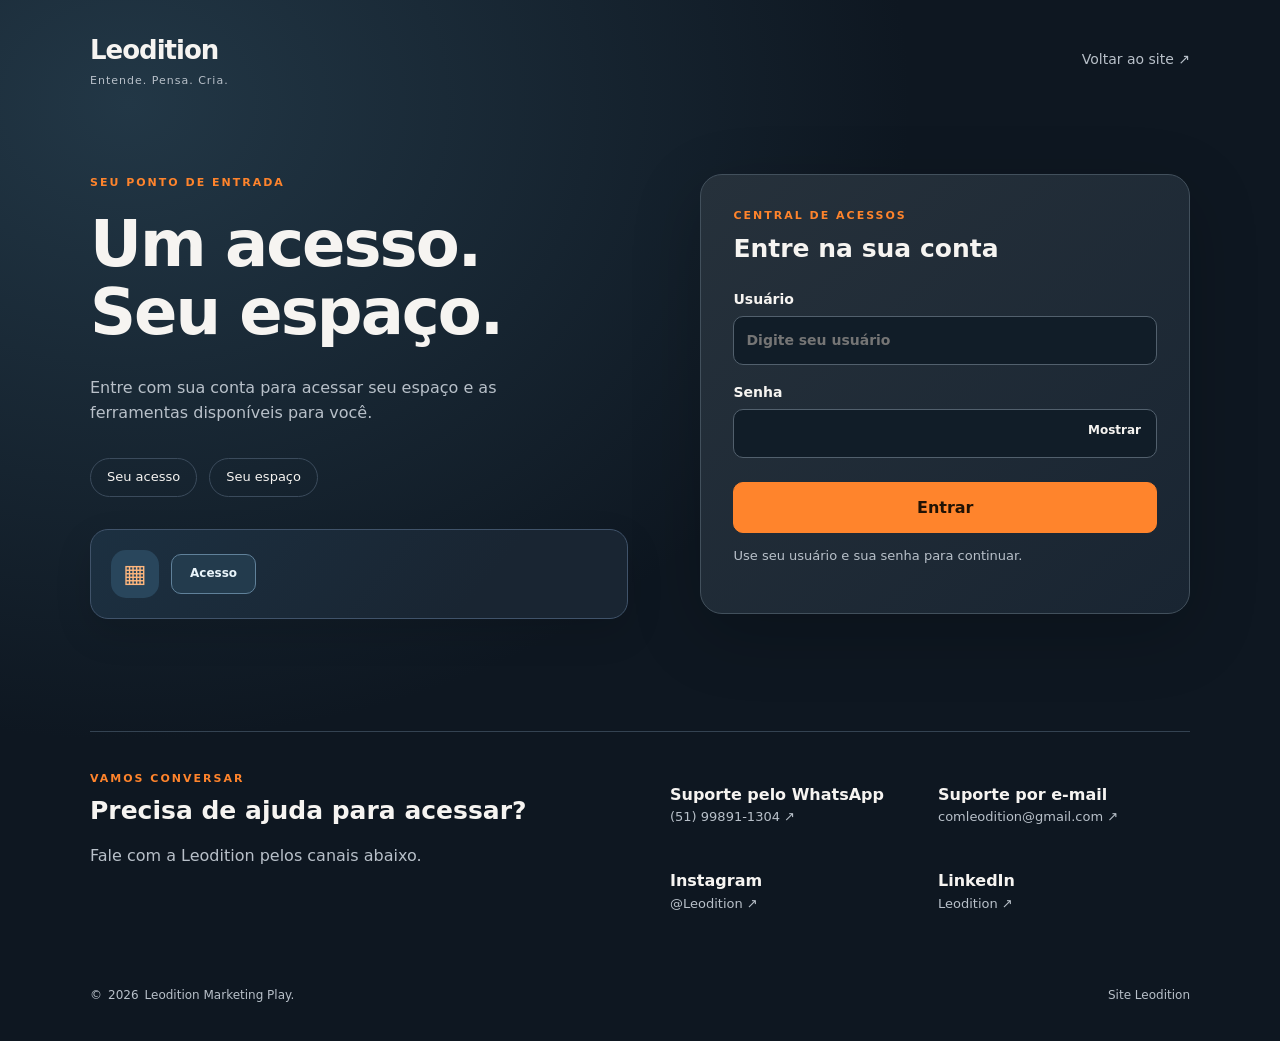
<file: index.html>
<!doctype html><html lang="pt-BR"><head><meta charset="utf-8"><meta name="viewport" content="width=device-width,initial-scale=1"><meta name="referrer" content="no-referrer"><meta name="description" content="Acesse sua conta Leodition e entre no seu espaço."><title>Central de acessos · Leodition</title><link rel="stylesheet" href="style.css"><link rel="stylesheet" href="admin.css"></head><body><header><a class="brand" href="https://leodition.com.br/">Leodition<span>Entende. Pensa. Cria.</span></a><a href="https://leodition.com.br/">Voltar ao site ↗</a></header><main><section class="intro"><p class="eyebrow">SEU PONTO DE ENTRADA</p><h1>Um acesso.<br>Seu espaço.</h1><p>Entre com sua conta para acessar seu espaço e as ferramentas disponíveis para você.</p><div class="system-preview"><span>Seu acesso</span><span>Seu espaço</span></div><section id="productEnquadrilhos" class="product-promo" aria-label="Enquadrilhos"><div class="product-entry"><span class="product-mark-icon" role="img" aria-label="Ícone do Enquadrilhos">▦</span><a class="product-access" href="enquadrilhos.html">Acesso</a></div></section></section><section class="access-panel" aria-label="Acesso aos sistemas"><form id="loginForm" method="post"><p class="eyebrow">CENTRAL DE ACESSOS</p><h2>Entre na sua conta</h2><label>Usuário<input id="username" name="username" type="text" autocomplete="username" autocapitalize="characters" spellcheck="false" maxlength="60" required placeholder="Digite seu usuário"></label><label>Senha<div class="password-field"><input id="password" name="password" type="password" autocomplete="current-password" required maxlength="128"><button id="showPassword" type="button" aria-label="Mostrar senha">Mostrar</button></div></label><button type="submit" class="primary" id="submitLogin">Entrar</button><p class="hint">Use seu usuário e sua senha para continuar.</p></form><section id="account" hidden><p class="eyebrow">SEU ACESSO</p><h2 id="accountName"></h2><p id="accountDetails" class="hint"></p><div id="services" class="services"></div><button type="button" id="switchAccount" class="secondary">Trocar conta / Sair</button></section><p id="status" role="status" aria-live="polite"></p><button id="retry" type="button" class="secondary" hidden>Tentar novamente</button></section><section class="contacts" id="contatos"><div><p class="eyebrow">VAMOS CONVERSAR</p><h2>Precisa de ajuda para acessar?</h2><p>Fale com a Leodition pelos canais abaixo.</p></div><div class="contact-links"><a href="https://wa.me/5551998911304" target="_blank" rel="noopener"><strong>Suporte pelo WhatsApp</strong><span>(51) 99891-1304 ↗</span></a><a href="mailto:comleodition@gmail.com"><strong>Suporte por e-mail</strong><span>comleodition@gmail.com ↗</span></a><a href="https://www.instagram.com/leodition/" target="_blank" rel="noopener"><strong>Instagram</strong><span>@Leodition ↗</span></a><a href="https://www.linkedin.com/company/leodition" target="_blank" rel="noopener"><strong>LinkedIn</strong><span>Leodition ↗</span></a></div></section></main><footer>© <span id="year"></span> Leodition Marketing Play. <a href="https://leodition.com.br/">Site Leodition</a></footer><script type="module" src="app.mjs"></script><script type="module" src="admin.mjs"></script></body></html>
</file>
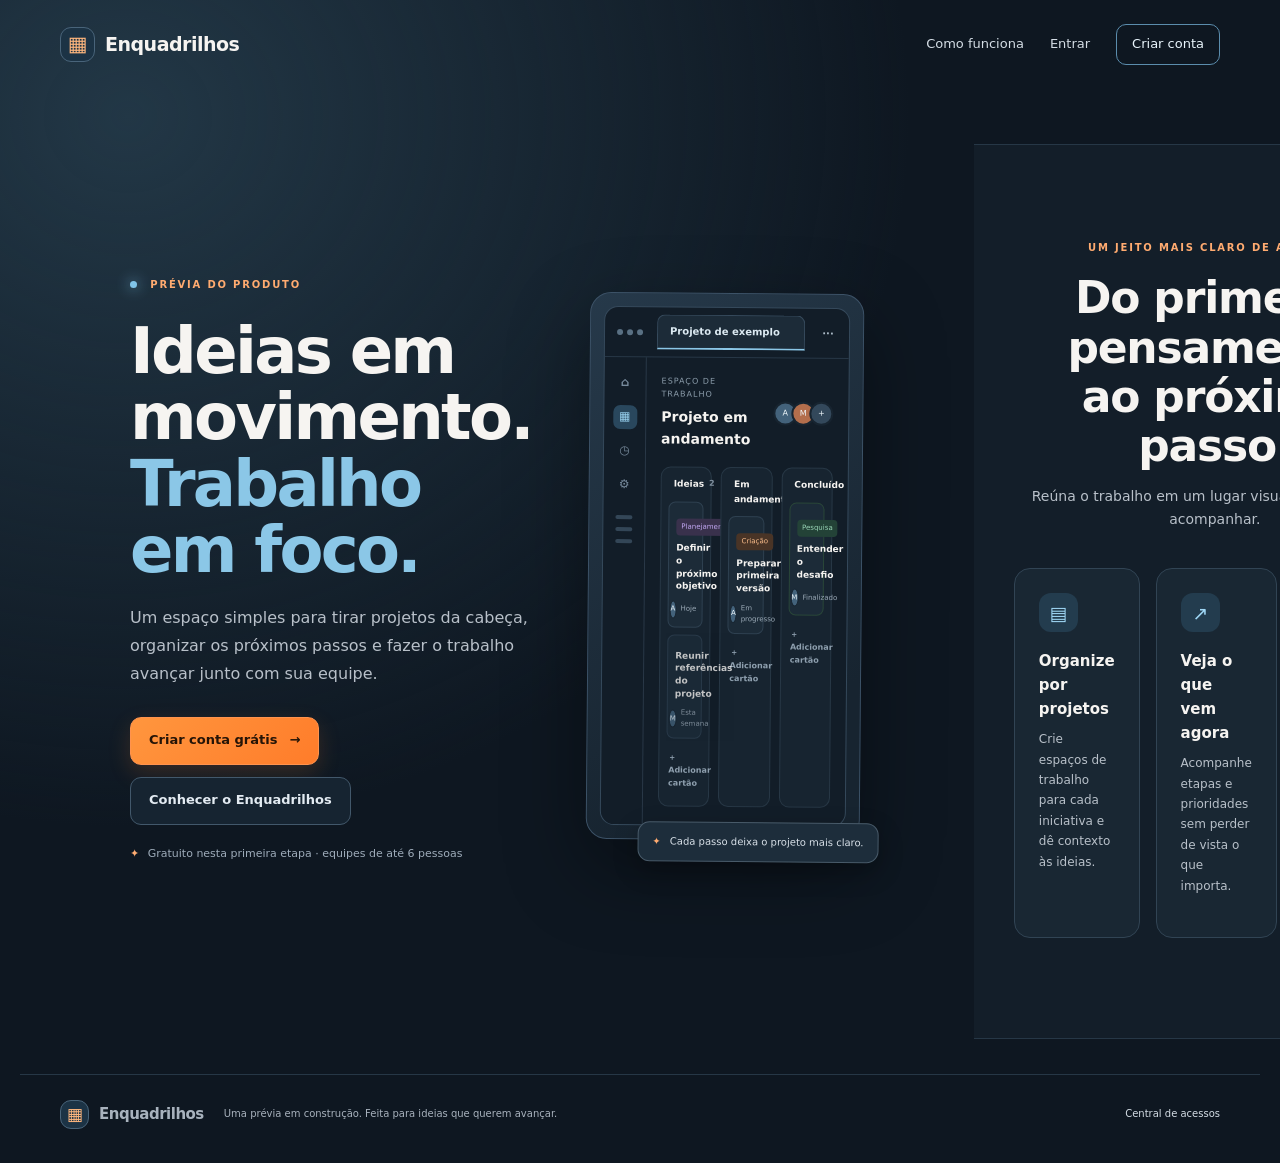
<file: enquadrilhos.html>
<!doctype html>
<html lang="pt-BR">
<head>
  <meta charset="utf-8">
  <meta name="viewport" content="width=device-width,initial-scale=1">
  <meta name="description" content="Conheça o Enquadrilhos: um espaço para organizar projetos e trabalhar em equipe.">
  <meta name="theme-color" content="#0e1721">
  <title>Enquadrilhos — projetos em movimento</title>
  <link rel="stylesheet" href="style.css">
  <link rel="stylesheet" href="enquadrilhos.css?v=20261005-tab2">
</head>
<body class="enquadrilhos-page">
  <header class="eq-header" id="top">
    <a class="eq-brand" href="enquadrilhos.html" aria-label="Enquadrilhos, início"><span class="eq-logo">▦</span><span>Enquadrilhos</span></a>
    <nav aria-label="Navegação principal"><a href="#como-funciona">Como funciona</a><a href="#entrar" data-open-auth="login">Entrar</a><a class="eq-nav-cta" href="#criar-conta" data-open-auth="signup">Criar conta</a></nav>
  </header>
  <main>
    <section class="eq-hero">
      <div class="eq-hero-copy">
        <span class="eq-kicker"><i></i> PRÉVIA DO PRODUTO</span>
        <h1>Ideias em movimento.<br><em>Trabalho em foco.</em></h1>
        <p>Um espaço simples para tirar projetos da cabeça, organizar os próximos passos e fazer o trabalho avançar junto com sua equipe.</p>
        <div class="eq-hero-actions"><a class="eq-button eq-button-primary" href="#criar-conta" data-open-auth="signup">Criar conta grátis <span>→</span></a><a class="eq-button eq-button-quiet" href="#como-funciona">Conhecer o Enquadrilhos</a></div>
        <div class="eq-trust"><span>✦</span> Gratuito nesta primeira etapa · equipes de até 6 pessoas</div>
      </div>
      <div class="eq-board-wrap" aria-label="Exemplo ilustrativo de um espaço de trabalho">
        <div class="eq-window">
          <div class="eq-window-top"><span class="eq-window-dots"><i></i><i></i><i></i></span><span>Projeto de exemplo</span><button type="button" aria-label="Mais opções">···</button></div>
          <div class="eq-workspace"><aside><b>⌂</b><b class="selected">▦</b><b>◷</b><b>⚙</b><div><i></i><i></i><i></i></div></aside>
            <div class="eq-board"><div class="eq-board-title"><div><small>ESPAÇO DE TRABALHO</small><strong>Projeto em andamento</strong></div><span class="eq-avatars"><i>A</i><i>M</i><i>+</i></span></div>
              <div class="eq-columns">
                <article><h3><i class="dot dot-blue"></i> Ideias <small>2</small></h3><div class="eq-task"><span class="eq-label label-purple">Planejamento</span><strong>Definir o próximo objetivo</strong><div><i>A</i><small>Hoje</small></div></div><div class="eq-task muted-task"><strong>Reunir referências do projeto</strong><div><i>M</i><small>Esta semana</small></div></div><button type="button" class="eq-add">＋ Adicionar cartão</button></article>
                <article><h3><i class="dot dot-orange"></i> Em andamento <small>1</small></h3><div class="eq-task"><span class="eq-label label-orange">Criação</span><strong>Preparar primeira versão</strong><div><i>A</i><small>Em progresso</small></div></div><button type="button" class="eq-add">＋ Adicionar cartão</button></article>
                <article><h3><i class="dot dot-green"></i> Concluído <small>1</small></h3><div class="eq-task done-task"><span class="eq-label label-green">Pesquisa</span><strong>Entender o desafio</strong><div><i>M</i><small>Finalizado</small></div></div><button type="button" class="eq-add">＋ Adicionar cartão</button></article>
              </div>
            </div>
          </div>
        </div>
        <div class="eq-float-note"><span>✦</span> Cada passo deixa o projeto mais claro.</div>
      </div>
    </section>
    <section class="eq-explainer" id="como-funciona">
      <div class="eq-section-heading"><span class="eq-kicker">UM JEITO MAIS CLARO DE AVANÇAR</span><h2>Do primeiro pensamento<br>ao próximo passo.</h2><p>Reúna o trabalho em um lugar visual, leve e fácil de acompanhar.</p></div>
      <div class="eq-feature-grid">
        <article><span class="eq-feature-icon">▤</span><h3>Organize por projetos</h3><p>Crie espaços de trabalho para cada iniciativa e dê contexto às ideias.</p></article>
        <article><span class="eq-feature-icon">↗</span><h3>Veja o que vem agora</h3><p>Acompanhe etapas e prioridades sem perder de vista o que importa.</p></article>
        <article><span class="eq-feature-icon">◎</span><h3>Trabalhe em equipe</h3><p>Convide pessoas para construir junto, com papéis e acessos bem definidos.</p></article>
      </div>
    </section>

  </main>

  <dialog class="eq-auth-dialog" id="eqAuthDialog" aria-labelledby="eqAuthTitle">
    <button type="button" class="eq-dialog-close" id="eqAuthClose" aria-label="Fechar">×</button>
    <a class="eq-brand eq-dialog-brand" href="#top"><span class="eq-logo">▦</span><span>Enquadrilhos</span></a>
    <p class="eq-kicker">SEU ESPAÇO COMEÇA AQUI</p>
    <h2 id="eqAuthTitle">Entre ou crie sua conta</h2>
    <div class="eq-auth-tabs" role="tablist" aria-label="Escolha uma opção">
      <button type="button" role="tab" aria-selected="true" data-auth-tab="login">Entrar</button>
      <button type="button" role="tab" aria-selected="false" data-auth-tab="signup">Criar conta</button>
    </div>
    <p class="eq-preview-notice"><strong>Prévia inicial</strong><span>O cadastro e o login ainda estão sendo conectados. Não digite sua senha: estes formulários ainda não enviam dados.</span></p>
    <form class="eq-auth-card" id="eqLoginForm">
      <label>E-mail<input name="email" type="email" autocomplete="email" placeholder="voce@exemplo.com" required></label>
      <label>Senha<input name="password" type="password" autocomplete="current-password" placeholder="Sua senha" required minlength="6"></label>
      <button class="eq-button eq-button-primary" type="submit">Entrar <span>→</span></button>
      <div class="eq-form-status" role="status" aria-live="polite"></div>
    </form>
    <form class="eq-auth-card" id="eqSignupForm" hidden>
      <label>Seu nome<input name="name" autocomplete="name" placeholder="Como podemos chamar você?" required></label>
      <label>Seu e-mail<input name="email" type="email" autocomplete="email" placeholder="voce@exemplo.com" required></label>
      <button class="eq-button eq-button-secondary" type="submit">Criar conta grátis <span>→</span></button>
      <div class="eq-form-status" role="status" aria-live="polite"></div>
    </form>
  </dialog>
  <footer class="eq-footer"><a class="eq-brand" href="enquadrilhos.html"><span class="eq-logo">▦</span><span>Enquadrilhos</span></a><span>Uma prévia em construção. Feita para ideias que querem avançar.</span><a href="https://login.leodition.com.br/">Central de acessos</a></footer>
  <script type="module" src="enquadrilhos.mjs"></script>
</body>
</html>
</file>
<file: style.css>
:root{color-scheme:dark;--bg:#0e1721;--panel:#192532;--text:#f6f4f1;--muted:#b8c0c9;--accent:#ff842c}*{box-sizing:border-box}body{margin:0;background:radial-gradient(ellipse at 10% 10%,#223746 0,transparent 48%),var(--bg);color:var(--text);font:16px/1.6 system-ui,-apple-system,Segoe UI,sans-serif}a{color:inherit;text-decoration:none}a:hover{text-decoration:underline}header,main,footer{max-width:1180px;margin:auto}header{padding:30px 40px;display:flex;align-items:center;justify-content:space-between;gap:20px}.brand{font-size:26px;font-weight:800;letter-spacing:-1px}.brand span{display:block;font-size:11px;font-weight:500;letter-spacing:1px;color:var(--muted)}header>a:last-child{font-size:14px;color:var(--muted)}main{padding:55px 40px 35px;display:grid;grid-template-columns:1.1fr 1fr;gap:72px;align-items:start}h1{font-size:clamp(42px,5vw,68px);line-height:1.07;letter-spacing:-2px;margin:18px 0 28px}h2{font-size:25px;line-height:1.25;margin:8px 0 24px;overflow-wrap:anywhere}p{color:var(--muted)}.intro>p:not(.eyebrow){max-width:430px}.eyebrow{color:var(--accent);font-size:11px;letter-spacing:2px;font-weight:800;margin:0}.system-preview{display:flex;flex-wrap:wrap;gap:12px;margin:32px 0}.system-preview span{border:1px solid #3b4b5c;border-radius:99px;padding:8px 16px;font-size:13px}.text-link{font-size:14px;color:#ffc296}.access-panel{background:linear-gradient(140deg,#26313b,var(--panel));border:1px solid #42505c;border-radius:22px;padding:32px;box-shadow:0 20px 70px #0003}label{display:block;font-size:14px;font-weight:650;margin:16px 0}input,select,button{font:inherit}input,select{display:block;width:100%;padding:12px;border:1px solid #52606d;border-radius:10px;background:#111d28;color:var(--text);margin-top:6px;min-width:0}button{cursor:pointer;border-radius:10px;padding:12px 18px;font-weight:700;border:1px solid #52606d;color:var(--text);background:transparent}button:disabled{opacity:.55;cursor:wait}.primary{background:var(--accent);color:#211305;border-color:var(--accent);width:100%;margin-top:8px}.secondary{width:100%;margin-top:15px}.hint{font-size:13px;color:var(--muted);overflow-wrap:anywhere}.individual{display:flex;gap:16px;flex-wrap:wrap;font-size:13px}.individual a{color:#ffc296}.password-field{display:flex;align-items:center;position:relative}.password-field input{padding-right:90px}.password-field button{position:absolute;right:4px;border:0;font-size:12px;padding:12px}#status{font-size:14px;margin-bottom:0;overflow-wrap:anywhere}.services{display:grid;gap:12px}.services button{text-align:left;background:#111d28;padding:18px;border-color:#59636c}.services strong{display:block;font-size:18px;color:#ffc296}.services span{display:block;color:var(--muted);font-size:13px;margin-top:8px}.contacts{grid-column:1/-1;margin-top:40px;padding-top:38px;border-top:1px solid #344352;display:grid;grid-template-columns:1fr 1fr;gap:60px}.contacts h2{margin-bottom:12px}.contact-links{display:grid;grid-template-columns:1fr 1fr;gap:16px}.contact-links a{padding:12px 0}.contact-links strong,.contact-links span{display:block}.contact-links span{font-size:13px;color:var(--muted);overflow-wrap:anywhere}footer{padding:25px 40px 35px;font-size:12px;color:var(--muted);display:flex;gap:6px;flex-wrap:wrap}footer a{margin-left:auto}dialog{max-width:min(520px,calc(100vw - 32px));background:#262c33;color:var(--text);border:1px solid #6c5848;border-radius:18px;padding:28px}dialog::backdrop{background:#000a;backdrop-filter:blur(4px)}[hidden]{display:none!important}:focus-visible{outline:2px solid #ffc296;outline-offset:3px}@media(max-width:760px){header{padding:24px}main{padding:24px;grid-template-columns:1fr;gap:30px}h1{font-size:46px}.intro>p:not(.eyebrow){max-width:none}.system-preview{margin:20px 0}.access-panel{padding:24px}.contacts{grid-template-columns:1fr;gap:16px;margin-top:10px}.contact-links{gap:12px}footer{padding:24px}.text-link{display:block}}

/* Cartão de produto individual no acesso da conta. */
.product-promo{margin-top:22px;padding:20px;border:1px solid #40536a;border-radius:18px;background:linear-gradient(130deg,#1c3041,#192532 72%);box-shadow:0 14px 36px #0002}.product-promo>p{margin:13px 0 0;font-size:13px;line-height:1.55}.product-mark{display:flex;align-items:center;gap:13px;color:inherit;text-decoration:none}.product-mark:hover{text-decoration:none}.product-mark-icon{display:grid;place-items:center;width:48px;height:48px;flex:0 0 48px;border-radius:15px;background:#29465c;color:#ffb77e;font-size:25px}.product-mark>span:nth-child(2){flex:1}.product-mark strong,.product-mark small{display:block}.product-mark strong{font-size:17px;letter-spacing:-.3px}.product-mark small{margin-top:3px;color:var(--muted);font-size:11px}.product-arrow{color:#ffc296;font-size:12px;font-weight:750;white-space:nowrap}
@media(max-width:420px){.product-promo{padding:16px}.product-arrow{font-size:11px}.product-mark-icon{width:42px;height:42px;flex-basis:42px}}

/* Entrada compacta do Enquadrilhos no espaço Seu Acesso. */
.product-entry{display:flex;align-items:center;gap:12px;min-height:48px}.product-mark-icon{margin:0}.product-access{display:inline-flex;align-items:center;justify-content:center;min-height:40px;padding:0 18px;border:1px solid #60819a;border-radius:10px;background:#233b4d;color:#e9f4fa;font-size:12px;font-weight:750}.product-access:hover{text-decoration:none;filter:brightness(1.12)}
</file>
<file: admin.css>
/* AdmLeodition workspace */
body.admin-mode{--workspace:#f3f6f9;--ink:#1c2936;--soft:#627181;--line:#e1e7ed;--brand:#142333;--accent:#f28c45;height:100vh;overflow:hidden;background:var(--workspace);color:var(--ink);color-scheme:light}
body.admin-mode>header,body.admin-mode>main,body.admin-mode>footer{display:none!important}
.admin-shell{position:fixed;inset:0;z-index:1000;display:grid;grid-template-columns:252px minmax(0,1fr);min-height:100dvh;background:var(--workspace);color:var(--ink);font:14px/1.5 system-ui,-apple-system,Segoe UI,sans-serif}
.admin-sidebar{position:relative;z-index:3;display:flex;flex-direction:column;min-height:0;padding:25px 17px 18px;background:#132231;color:#f4f7fa}
.admin-brand{display:flex;align-items:center;gap:11px;padding:1px 9px 28px;color:#fff;text-decoration:none}
.admin-brand:hover{text-decoration:none}
.admin-brand-mark,.admin-avatar{display:grid;place-items:center;flex:0 0 auto;width:39px;height:39px;border-radius:13px;background:linear-gradient(140deg,#67b4e5,#337bb6);color:#fff;font-size:19px;font-weight:850}
.admin-brand-text{display:grid;gap:1px}
.admin-brand-text strong{font-size:17px;letter-spacing:-.3px}
.admin-brand-text small{color:#92a5b7;font-size:9px;font-weight:750;letter-spacing:1.25px}
.admin-sidebar-label{margin:14px 10px 9px;color:#8296a8;font-size:9px;font-weight:800;letter-spacing:1.4px}
.admin-nav{display:grid;gap:5px}
.admin-nav-item{display:flex;align-items:center;gap:12px;width:100%;padding:11px 12px;border:0;border-radius:9px;background:transparent;color:#c2cdd6;text-align:left;font-size:13px;font-weight:570}
.admin-nav-item:hover{background:#213446;color:white}
.admin-nav-item.is-active{background:#294357;color:#fff;box-shadow:inset 3px 0 #68b7e7}
.admin-nav-icon{display:grid;place-items:center;width:22px;color:#91a9bd;font-size:17px}
.admin-nav-item.is-active .admin-nav-icon{color:#80c9f4}
.admin-sidebar-spacer{flex:1}
.admin-sidebar-help{display:grid;gap:10px;margin:14px 5px 14px;padding:15px 12px;border:1px solid #2e4355;border-radius:11px;background:#182b3a}
.admin-sidebar-help .admin-sidebar-label{margin:0 0 1px}
.admin-sidebar-help a{color:#d8e5ee;font-size:12px;text-decoration:none}
.admin-sidebar-help a:hover{color:#87ccf5}
.admin-sidebar-version{padding:12px 10px 0;border-top:1px solid #2c4051;color:#70869a;font-size:9px;font-weight:750;letter-spacing:1.1px}
.admin-workspace{display:grid;grid-template-rows:68px minmax(0,1fr) auto;min-width:0;min-height:0}
.admin-topbar{position:relative;top:auto;z-index:2;display:flex;align-items:center;justify-content:space-between;gap:18px;width:auto;max-width:none;height:68px;margin:0;padding:0 38px;border-bottom:1px solid var(--line);background:#fff}
.admin-topbar-left,.admin-topbar-right{display:flex;align-items:center;gap:15px}
.admin-breadcrumb{display:grid;gap:1px}
.admin-breadcrumb .admin-eyebrow{color:#7d8b98;font-size:8px;letter-spacing:1.3px}
.admin-breadcrumb strong{font-size:13px;font-weight:680}
.admin-topbar-right{gap:18px}
.admin-user-chip{display:flex;align-items:center;gap:9px;color:#344354;font-size:12px;font-weight:700}
.admin-avatar{width:31px;height:31px;border-radius:50%;background:#e6f2fa;color:#287cae;font-size:13px}
.admin-logout{padding:8px 13px;border:1px solid var(--line);border-radius:8px;background:#fff;color:#435568;font-size:12px}
.admin-logout:hover{border-color:#9db0c0;background:#f7fafc}
.admin-menu-toggle{display:none;padding:5px 9px;border:1px solid var(--line);border-radius:8px;background:#fff;color:#314252}
.admin-page-content{overflow:auto;min-width:0;padding:34px clamp(22px,4vw,58px) 46px}
.admin-form-message{min-height:0;margin:0;padding:0 38px 12px;background:#fff;color:#a54b27;font-size:12px}
.admin-form-message:empty{display:none}
.admin-eyebrow{margin:0;color:#3784b2;font-size:9px;font-weight:800;letter-spacing:1.45px}
.admin-muted{margin:7px 0;color:#718091;font-size:13px;line-height:1.65}
.page-intro{margin:0 0 25px}
.page-intro h1{margin:5px 0 3px;color:#1c2936;font-size:clamp(27px,3vw,35px);line-height:1.2;letter-spacing:-1px}
.page-intro>.admin-muted{max-width:720px;margin:8px 0 0}
.admin-metrics{display:grid;grid-template-columns:repeat(3,minmax(0,1fr));gap:15px;margin:26px 0 34px}
.admin-metric{position:relative;display:grid;gap:3px;min-height:136px;padding:18px 19px;border:1px solid #e2e8ee;border-radius:13px;background:#fff;box-shadow:0 3px 12px #17283a08}
.metric-icon{position:absolute;top:17px;right:18px;color:#3c91c1;font-size:18px}
.metric-label{color:#657586;font-size:11px;font-weight:650}
.metric-value{margin-top:4px;color:#1c2936;font-size:25px;font-weight:760;letter-spacing:-.6px}
.metric-detail{color:#8995a1;font-size:10px}
.admin-content-section{margin:30px 0}
.admin-section-heading{display:flex;align-items:center;justify-content:space-between;gap:12px;margin-bottom:14px;color:#263646;font-size:16px;font-weight:750}
.admin-text-button{padding:4px;border:0;background:transparent;color:#3784b2;font-size:11px;font-weight:700}
.admin-text-button:hover{text-decoration:underline}
.admin-product-grid{display:grid;grid-template-columns:repeat(2,minmax(0,1fr));gap:14px}
.admin-product-grid-home{grid-template-columns:repeat(3,minmax(0,1fr))}
.product-card{display:grid;grid-template-columns:36px minmax(0,1fr);gap:13px;min-width:0;padding:17px;border:1px solid #e0e7ed;border-radius:13px;background:#fff;box-shadow:0 3px 12px #17283a08}
.product-card-compact{grid-template-columns:30px minmax(0,1fr);gap:9px;padding:14px}
.product-icon{display:grid;place-items:center;width:35px;height:35px;border-radius:10px;background:#eaf4fa;color:#3483b2;font-size:17px}
.product-card-compact .product-icon{width:29px;height:29px;font-size:14px}
.product-card-info{min-width:0}
.product-kicker{color:#8794a0;font-size:8px;font-weight:800;letter-spacing:.9px}
.product-card h3{margin:4px 0 3px;color:#253544;font-size:14px;letter-spacing:-.15px}
.product-card p{margin:0;color:#7a8793;font-size:11px;line-height:1.5}
.product-card-actions{grid-column:1/-1;display:flex;flex-wrap:wrap;gap:8px;padding-top:10px;border-top:1px solid #edf1f4}
.product-card-compact .product-card-actions{gap:6px}
.admin-button{min-height:34px;padding:8px 11px;border:1px solid #d6e0e7;border-radius:8px;background:#fff;color:#435466;font-size:10px;font-weight:700;line-height:1.25}
.admin-button:hover{border-color:#85b3d0;background:#f5fafc}
.admin-button-primary{border-color:#287fae;background:#287fae;color:#fff}
.admin-button-primary:hover{border-color:#216f9b;background:#216f9b;color:#fff}
.admin-button-secondary{border-color:#d8e1e8;background:#fff;color:#4d6070}
.product-card-compact .product-card-actions .admin-button{min-height:29px;padding:6px 9px;font-size:9px}
.admin-lower-grid{display:grid;grid-template-columns:1.15fr .85fr;gap:14px;margin-top:28px}
.admin-info-card{padding:20px;border:1px solid #e1e8ee;border-radius:13px;background:#fff}
.admin-info-card h2{margin:7px 0;font-size:16px}
.admin-info-card>.admin-button{margin-top:8px}
.admin-info-card-accent{background:#eaf4fa;border-color:#d6e9f4}
.admin-support-links{display:flex;gap:16px;margin-top:13px}
.admin-support-links a{color:#287fae;font-size:11px;font-weight:750;text-decoration:none}
.admin-support-links a:hover{text-decoration:underline}
.admin-settings-grid{display:grid;grid-template-columns:repeat(2,minmax(0,1fr));gap:13px}
.admin-setting-card{display:grid;grid-template-columns:37px minmax(0,1fr) auto;align-items:start;gap:12px;padding:17px;border:1px solid #e0e7ed;border-radius:12px;background:#fff}
.setting-icon{display:grid;place-items:center;width:35px;height:35px;border-radius:10px;background:#edf4f8;color:#3684b1;font-size:16px}
.setting-copy h2{margin:1px 0 3px;color:#253544;font-size:13px}
.setting-copy p{margin:0;font-size:11px}
.setting-status{padding:4px 7px;border-radius:99px;background:#f2f5f7;color:#687989;font-size:9px;white-space:nowrap}
.admin-callout{margin-top:18px;padding:17px 19px;border-left:3px solid #4f9bc7;border-radius:7px;background:#eaf4fa}
.admin-callout strong{font-size:12px}
.admin-callout p{margin-bottom:0}
.admin-empty-state{display:grid;justify-items:center;max-width:650px;margin:50px auto;padding:44px 26px;border:1px dashed #cbd8e1;border-radius:15px;background:#fff;text-align:center}
.empty-icon{display:grid;place-items:center;width:48px;height:48px;border-radius:50%;background:#eaf4fa;color:#398bb9;font-size:22px}
.admin-empty-state h2{margin:14px 0 0;font-size:17px}
.admin-empty-state .admin-muted{max-width:420px}
.admin-change-list{max-width:920px}
.admin-release-card{padding:20px;border:1px solid #e0e7ed;border-radius:13px;background:#fff}
.admin-release-top{display:flex;align-items:center;justify-content:space-between;gap:12px;color:#8a96a1;font-size:10px}
.admin-status-pill{padding:5px 9px;border-radius:99px;background:#e8f4fa;color:#3483b2;font-size:9px;font-weight:800;letter-spacing:.7px}
.admin-release-card h2{margin:16px 0 8px;font-size:18px}
.admin-release-items{display:grid;gap:9px;margin:10px 0 0;padding-left:19px;color:#647484;font-size:12px}
.admin-preview-dialog{width:min(470px,calc(100vw - 28px));max-width:470px;padding:25px;border:1px solid #d6e0e7;border-radius:16px;background:#fff;color:#1c2936;box-shadow:0 24px 80px #12233455}
.admin-preview-dialog::backdrop{background:#0c1a28aa;backdrop-filter:blur(3px)}
.admin-preview-dialog h2{margin:8px 0;font-size:23px}
.admin-label{display:block;margin:18px 0 10px;font-size:12px;font-weight:700}
.admin-label select{margin-top:6px}
.admin-dialog-actions{display:flex;justify-content:flex-end;gap:9px;margin-top:17px}
.admin-preview-return{display:grid;gap:9px;margin:14px 0;padding:13px;border:1px solid #d8e1e8;border-radius:11px;background:#f6f9fb}
.admin-preview-return span{color:#55697a;font-size:12px}
@media(max-width:1050px){.admin-shell{grid-template-columns:220px minmax(0,1fr)}.admin-sidebar{padding-inline:13px}.admin-page-content{padding-inline:25px}.admin-product-grid-home{grid-template-columns:repeat(2,minmax(0,1fr))}.product-card-compact:nth-child(3){display:none}}
@media(max-width:760px){.admin-shell{grid-template-columns:minmax(0,1fr)}.admin-sidebar{position:fixed;inset:0 auto 0 0;width:260px;transform:translateX(-102%);transition:transform .18s ease;box-shadow:12px 0 35px #0c1a2833}.admin-shell.sidebar-open .admin-sidebar{transform:translateX(0)}.admin-menu-toggle{display:inline-flex}.admin-topbar{height:60px;padding:0 15px}.admin-workspace{grid-template-rows:60px minmax(0,1fr) auto}.admin-topbar-left,.admin-topbar-right{gap:9px}.admin-user-name{display:none}.admin-page-content{padding:24px 16px 36px}.admin-metrics{grid-template-columns:1fr;gap:9px;margin:20px 0 26px}.admin-metric{min-height:96px;padding:14px 16px}.metric-value{font-size:21px}.admin-product-grid,.admin-product-grid-home,.admin-settings-grid{grid-template-columns:1fr}.product-card-compact:nth-child(3){display:grid}.admin-lower-grid{grid-template-columns:1fr}.admin-setting-card{grid-template-columns:34px minmax(0,1fr)}.setting-status{grid-column:2;justify-self:start}.admin-form-message{padding-inline:16px}.admin-dialog-actions{display:grid;grid-template-columns:1fr}.admin-dialog-actions .admin-button{width:100%}}
@media(prefers-reduced-motion:reduce){.admin-sidebar{transition:none}}
.admin-shell :focus-visible{outline:3px solid #71bde7;outline-offset:2px}

.admin-user-create{margin:14px 0;padding:20px;border:1px solid #dce6ed;border-radius:13px;background:#fff}
.admin-user-create h2{margin:0;font-size:15px}
.admin-user-create-form{display:grid;grid-template-columns:repeat(3,minmax(0,1fr));align-items:end;gap:12px}
.admin-label input,.admin-label select{box-sizing:border-box;display:block;width:100%;min-height:38px;margin-top:6px;padding:8px 10px;border:1px solid #d4dee6;border-radius:8px;background:#fff;color:#243443;font:inherit}
.admin-user-list{display:grid;gap:12px;margin-top:15px}
.admin-user-admin-card{padding:17px;border:1px solid #e0e7ed;border-radius:12px;background:#fff}
.admin-user-admin-head,.admin-user-admin-actions{display:flex;align-items:center;justify-content:space-between;gap:12px}
.admin-user-admin-name{display:grid;gap:3px;color:#283846;font-size:13px;font-weight:750}
.admin-user-admin-name small{color:#758493;font-size:10px;font-weight:500}
.admin-user-permissions{display:grid;grid-template-columns:repeat(4,minmax(0,1fr));gap:9px;margin:15px 0;color:#586a7a;font-size:11px}
.admin-user-permissions label,.admin-user-admin-actions label{display:flex;align-items:center;gap:7px}
.admin-user-admin-actions{padding-top:12px;border-top:1px solid #edf1f4}
.admin-group-placeholder{margin-top:14px}
@media(max-width:760px){.admin-user-create-form{grid-template-columns:1fr}.admin-user-permissions{grid-template-columns:repeat(2,minmax(0,1fr))}.admin-user-admin-head{align-items:flex-start}}
</file>
<file: enquadrilhos.css>
.enquadrilhos-page{--eq-blue:#61a9d2;--eq-orange:#ff842c;--eq-line:#344556;overflow-x:hidden}.eq-header{max-width:1240px;padding:24px 40px}.eq-brand{display:inline-flex;align-items:center;gap:10px;font-size:19px;font-weight:800;letter-spacing:-.5px}.eq-logo{display:grid;place-items:center;width:35px;height:35px;border:1px solid #49647a;border-radius:11px;background:#1c3345;color:#ffb77e;font-size:21px}.eq-header nav{display:flex;align-items:center;gap:26px}.eq-header nav a{font-size:13px;color:#d4dde5}.eq-header nav .eq-nav-cta{padding:9px 15px;border:1px solid #5b8dad;border-radius:10px;color:#e9f5fc}.eq-hero{max-width:1240px;min-height:620px;margin:auto;padding:50px 40px 100px;display:grid;grid-template-columns:.9fr 1.1fr;gap:56px;align-items:center}.eq-kicker{color:#ffab70;font-size:10px;font-weight:800;letter-spacing:1.8px}.eq-kicker i{display:inline-block;width:7px;height:7px;margin-right:8px;border-radius:50%;background:#80c4e9;box-shadow:0 0 14px #80c4e9}.eq-hero h1{margin:22px 0 20px;font-size:clamp(42px,5vw,66px);line-height:1.04;letter-spacing:-2.7px}.eq-hero h1 em{color:#8bc7e7;font-style:normal}.eq-hero-copy>p{max-width:510px;font-size:16px;line-height:1.75}.eq-hero-actions{display:flex;align-items:center;gap:12px;margin-top:29px;flex-wrap:wrap}.eq-button{display:inline-flex;align-items:center;justify-content:center;gap:12px;min-height:48px;padding:0 18px;border-radius:11px;font-size:13px;font-weight:750;text-decoration:none;cursor:pointer}.eq-button:hover{text-decoration:none;filter:brightness(1.06)}.eq-button-primary{border:1px solid #ff934e;background:linear-gradient(135deg,#ff963e,#ff7c2a);color:#251407;box-shadow:0 8px 22px #ff842c2b}.eq-button-quiet{border:1px solid #42586b;background:#162431;color:#e3ebf2}.eq-trust{margin-top:20px;color:#9eacba;font-size:11px}.eq-trust span{color:#ffad72;margin-right:5px}.eq-board-wrap{position:relative;padding:13px;border:1px solid #3c5267;border-radius:21px;background:linear-gradient(145deg,#26394a,#172430 78%);box-shadow:0 30px 80px #0006;transform:rotate(.5deg)}.eq-window{overflow:hidden;border:1px solid #35495b;border-radius:14px;background:#121d28}.eq-window-top{height:43px;padding:0 14px;display:flex;align-items:center;gap:14px;border-bottom:1px solid #273746;color:#8fa0b0;font-size:10px}.eq-window-dots{display:flex;gap:4px}.eq-window-dots i{width:6px;height:6px;border-radius:50%;background:#597083}.eq-window-top button{margin-left:auto;border:0;padding:0;color:#8fa0b0}.eq-workspace{min-height:345px;display:flex}.eq-workspace aside{width:42px;flex:none;padding:14px 8px;display:flex;align-items:center;flex-direction:column;gap:10px;border-right:1px solid #293847;color:#788b9d;font-size:12px}.eq-workspace aside b{width:24px;height:24px;display:grid;place-items:center;border-radius:7px}.eq-workspace aside .selected{background:#29475d;color:#9bd5f3}.eq-workspace aside div{display:grid;gap:8px;margin-top:8px}.eq-workspace aside i{width:17px;height:4px;border-radius:5px;background:#334657}.eq-board{min-width:0;flex:1;padding:18px 15px}.eq-board-title{display:flex;align-items:center;justify-content:space-between;gap:10px;margin-bottom:17px}.eq-board-title small,.eq-board-title strong{display:block}.eq-board-title small{font-size:8px;color:#8b9caa;letter-spacing:1px}.eq-board-title strong{margin-top:4px;font-size:14px}.eq-avatars{display:flex;padding-left:8px}.eq-avatars i,.eq-task div i{display:grid;place-items:center;width:24px;height:24px;margin-left:-6px;border:2px solid #172430;border-radius:50%;background:#43627b;color:#eff7fb;font-size:8px;font-style:normal}.eq-avatars i:nth-child(2){background:#b36e4c}.eq-avatars i:nth-child(3){background:#33485b}.eq-columns{display:grid;grid-template-columns:repeat(3,minmax(0,1fr));gap:9px}.eq-columns article{min-width:0;padding:9px 7px;border:1px solid #273745;border-radius:10px;background:#172430}.eq-columns h3{display:flex;align-items:center;gap:5px;margin:0 0 10px;font-size:9px}.eq-columns h3 small{margin-left:auto;color:#8191a0;font-size:8px}.dot{width:6px;height:6px;border-radius:50%}.dot-blue{background:#83b9dd}.dot-orange{background:#ff9a5d}.dot-green{background:#7ec9a7}.eq-task{margin-bottom:7px;padding:8px 7px;border:1px solid #2e4050;border-radius:7px;background:#1c2b38}.eq-task strong{display:block;margin:6px 0 8px;font-size:9px;line-height:1.4}.eq-task>div{display:flex;align-items:center;gap:4px}.eq-task div i{width:18px;height:18px;border-width:1px;font-size:7px}.eq-task div small{font-size:7px;color:#9cabb8}.eq-label{display:inline-block;padding:3px 5px;border-radius:4px;font-size:7px}.label-purple{background:#39314c;color:#c4a9f5}.label-orange{background:#493426;color:#ffc08e}.label-green{background:#234237;color:#9ad6b7}.muted-task{opacity:.77}.done-task{border-color:#294638}.eq-add{width:100%;padding:6px 2px;border:0;color:#8fa0af;text-align:left;font-size:8px}.eq-float-note{position:absolute;right:-20px;bottom:-23px;padding:11px 14px;border:1px solid #485a69;border-radius:12px;background:#1d2d3b;color:#d8e0e8;font-size:10px;box-shadow:0 9px 24px #0004}.eq-float-note span{color:#ffab70;margin-right:6px}.eq-explainer{padding:88px 40px 100px;background:#131e29;border-top:1px solid #263746;border-bottom:1px solid #263746}.eq-section-heading{max-width:760px;margin:0 auto 38px;text-align:center}.eq-section-heading h2,.eq-auth-intro h2{margin:15px 0;font-size:clamp(31px,4vw,44px);line-height:1.12;letter-spacing:-1.2px}.eq-section-heading p{font-size:14px}.eq-feature-grid{max-width:1000px;margin:auto;display:grid;grid-template-columns:repeat(3,1fr);gap:16px}.eq-feature-grid article{padding:24px;border:1px solid #314454;border-radius:16px;background:#192733}.eq-feature-icon,.eq-card-icon{display:grid;place-items:center;width:39px;height:39px;border-radius:12px;background:#233c4e;color:#9fd7f5;font-size:19px}.eq-feature-grid h3{margin:17px 0 8px;font-size:15px}.eq-feature-grid p{margin:0;font-size:12px;line-height:1.7}.eq-auth-area{max-width:1240px;margin:auto;padding:90px 40px;display:grid;grid-template-columns:.75fr 1.25fr;gap:55px;align-items:center}.eq-auth-intro h2{font-size:36px}.eq-auth-intro>p{max-width:380px;font-size:13px;line-height:1.7}.eq-preview-notice{margin-top:26px;padding:14px;border:1px solid #485665;border-radius:12px;background:#192632}.eq-preview-notice strong,.eq-preview-notice span{display:block}.eq-preview-notice strong{font-size:11px;color:#9fd7f5}.eq-preview-notice span{margin-top:5px;font-size:10px;line-height:1.6;color:#b8c0c9}.eq-auth-cards{display:grid;grid-template-columns:1fr 1fr;gap:13px}.eq-auth-card{padding:21px;border:1px solid #3b4b5c;border-radius:16px;background:linear-gradient(145deg,#202f3d,#192532)}.eq-auth-card h3{margin:14px 0 4px;font-size:17px}.eq-auth-card>p{min-height:38px;margin:0 0 16px;font-size:11px;line-height:1.5}.eq-auth-card label{margin:12px 0;font-size:11px}.eq-auth-card input{padding:10px;font-size:12px}.eq-auth-card .eq-button{width:100%;margin-top:6px}.eq-button-secondary{border:1px solid #60819a;background:#233b4d;color:#e9f4fa}.eq-form-status{min-height:32px;padding-top:8px;color:#f7be91;font-size:10px;line-height:1.5}.eq-footer{max-width:1240px;padding:25px 40px 34px;border-top:1px solid #263746;display:flex;align-items:center;gap:20px;color:#a8b2bd;font-size:10px}.eq-footer .eq-brand{font-size:15px}.eq-footer .eq-logo{width:29px;height:29px;font-size:17px}.eq-footer>span{flex:1}.eq-footer>a:last-child{color:#d4dde5}
@media(max-width:980px){.eq-hero{grid-template-columns:1fr;gap:54px;padding-top:40px}.eq-hero-copy{max-width:690px}.eq-board-wrap{max-width:760px;width:100%;margin:auto}.eq-auth-area{grid-template-columns:1fr;gap:28px}.eq-auth-intro>p{max-width:620px}.eq-preview-notice{max-width:480px}}
@media(max-width:700px){.eq-header{padding:20px 22px}.eq-header nav{gap:14px}.eq-header nav a{font-size:11px}.eq-header nav>a:first-child{display:none}.eq-hero{padding:34px 22px 74px;gap:42px}.eq-hero h1{font-size:44px;letter-spacing:-1.6px}.eq-board-wrap{padding:8px}.eq-workspace{min-height:300px}.eq-board{padding:14px 8px}.eq-columns{gap:5px}.eq-columns article{padding:7px 5px}.eq-columns h3{font-size:8px}.eq-task{padding:6px 5px}.eq-task strong{font-size:8px}.eq-task div small{font-size:6px}.eq-float-note{right:2px;bottom:-31px}.eq-explainer{padding:67px 22px}.eq-feature-grid{grid-template-columns:1fr;gap:10px}.eq-feature-grid article{padding:19px}.eq-feature-grid h3{margin:10px 0 5px}.eq-auth-area{padding:67px 22px}.eq-auth-cards{grid-template-columns:1fr}.eq-auth-card>p{min-height:0}.eq-footer{padding:21px 22px;flex-wrap:wrap}.eq-footer>span{flex-basis:100%;order:3}.eq-footer>a:last-child{margin-left:auto}}
@media(max-width:390px){.eq-header nav{gap:8px}.eq-header nav a{font-size:10px}.eq-header nav .eq-nav-cta{padding:8px}.eq-hero h1{font-size:39px}.eq-workspace aside{width:33px}.eq-board{padding-left:5px;padding-right:5px}.eq-columns h3{gap:3px;font-size:7px}.eq-task strong{font-size:7px}}

/* Entrada no topo: autenticação em diálogo, sem formulário no rodapé. */
.eq-auth-dialog{position:fixed;inset:0;margin:auto;width:min(440px,calc(100vw - 32px));max-height:calc(100dvh - 32px);overflow:auto;padding:28px;border:1px solid #45596c;border-radius:20px;background:linear-gradient(145deg,#202f3d,#192532);color:var(--text);box-shadow:0 28px 90px #0009}.eq-auth-dialog::backdrop{background:#000b;backdrop-filter:blur(5px)}.eq-dialog-close{position:absolute;top:14px;right:14px;width:36px;height:36px;padding:0;border:1px solid #465969;border-radius:10px;color:#dbe4ea;font-size:24px}.eq-dialog-brand{margin-bottom:23px;font-size:17px}.eq-auth-dialog>.eq-kicker{margin:0}.eq-auth-dialog h2{margin:8px 0 18px;font-size:25px}.eq-auth-tabs{display:grid;grid-template-columns:1fr 1fr;gap:5px;padding:4px;margin-bottom:16px;border:1px solid #3d4d5d;border-radius:12px;background:#14212c}.eq-auth-tabs button{min-height:38px;padding:7px 10px;border:0;border-radius:8px;color:#bbc7d1;font-size:12px}.eq-auth-tabs button[aria-selected="true"]{background:#30495c;color:#fff}.eq-preview-notice{margin:12px 0 18px;padding:12px;border:1px solid #566373;border-radius:11px;background:#1a2a38}.eq-preview-notice strong,.eq-preview-notice span{display:block}.eq-preview-notice strong{font-size:11px;color:#9fd7f5}.eq-preview-notice span{margin-top:5px;font-size:10px;line-height:1.55;color:#c0c8d0}.eq-auth-dialog .eq-auth-card{padding:0;border:0;background:transparent}.eq-auth-dialog .eq-auth-card label{margin:13px 0;font-size:12px}.eq-auth-dialog .eq-auth-card input{font-size:13px}.eq-auth-dialog .eq-auth-card .eq-button{width:100%;margin-top:7px}.eq-auth-dialog .eq-form-status{min-height:24px}
@media(max-width:700px){.eq-auth-dialog{padding:24px}.eq-auth-dialog h2{font-size:22px}}

/* Keep the sample workspace title from collapsing into its header controls. */
.eq-window-top{min-height:43px;height:auto;gap:12px;white-space:nowrap}
.eq-window-dots{flex:0 0 30px}
.eq-window-top>span:nth-child(2){flex:1 1 auto;min-width:0;overflow:hidden;text-overflow:ellipsis;white-space:nowrap}
.eq-window-top button{display:grid;flex:0 0 24px;place-items:center;width:24px;height:24px;min-height:24px;margin-left:auto;padding:0!important;border-radius:6px;background:transparent!important;line-height:1}
@media(max-width:700px){.eq-window-top{gap:8px;padding:0 9px}.eq-window-dots{flex-basis:26px}}

/* Make “Projeto de exemplo” read as a real tab instead of a squeezed label. */
.eq-window-top{height:50px;min-height:50px;gap:10px;padding:0 12px;white-space:nowrap}
.eq-window-dots{flex:0 0 30px}
.eq-window-top>span:nth-child(2){display:flex;flex:0 0 auto;align-items:center;min-width:148px;height:35px;padding:0 12px;overflow:visible;border:1px solid #35495b;border-bottom:2px solid #8bc7e7;border-radius:8px 8px 0 0;background:#1c2b38;color:#dceaf2;font-size:10px;font-weight:700;white-space:nowrap}
.eq-window-top button{display:grid;flex:0 0 26px;place-items:center;width:26px;height:26px;min-height:26px;padding:0!important;border:0!important;border-radius:7px;background:transparent!important;color:#aebdca;line-height:1}
@media(max-width:700px){.eq-window-top{gap:8px;padding:0 9px}.eq-window-top>span:nth-child(2){min-width:142px;height:34px}}
@media(max-width:360px){.eq-window-top>span:nth-child(2){min-width:0;padding:0 8px;font-size:9px}}
</file>
